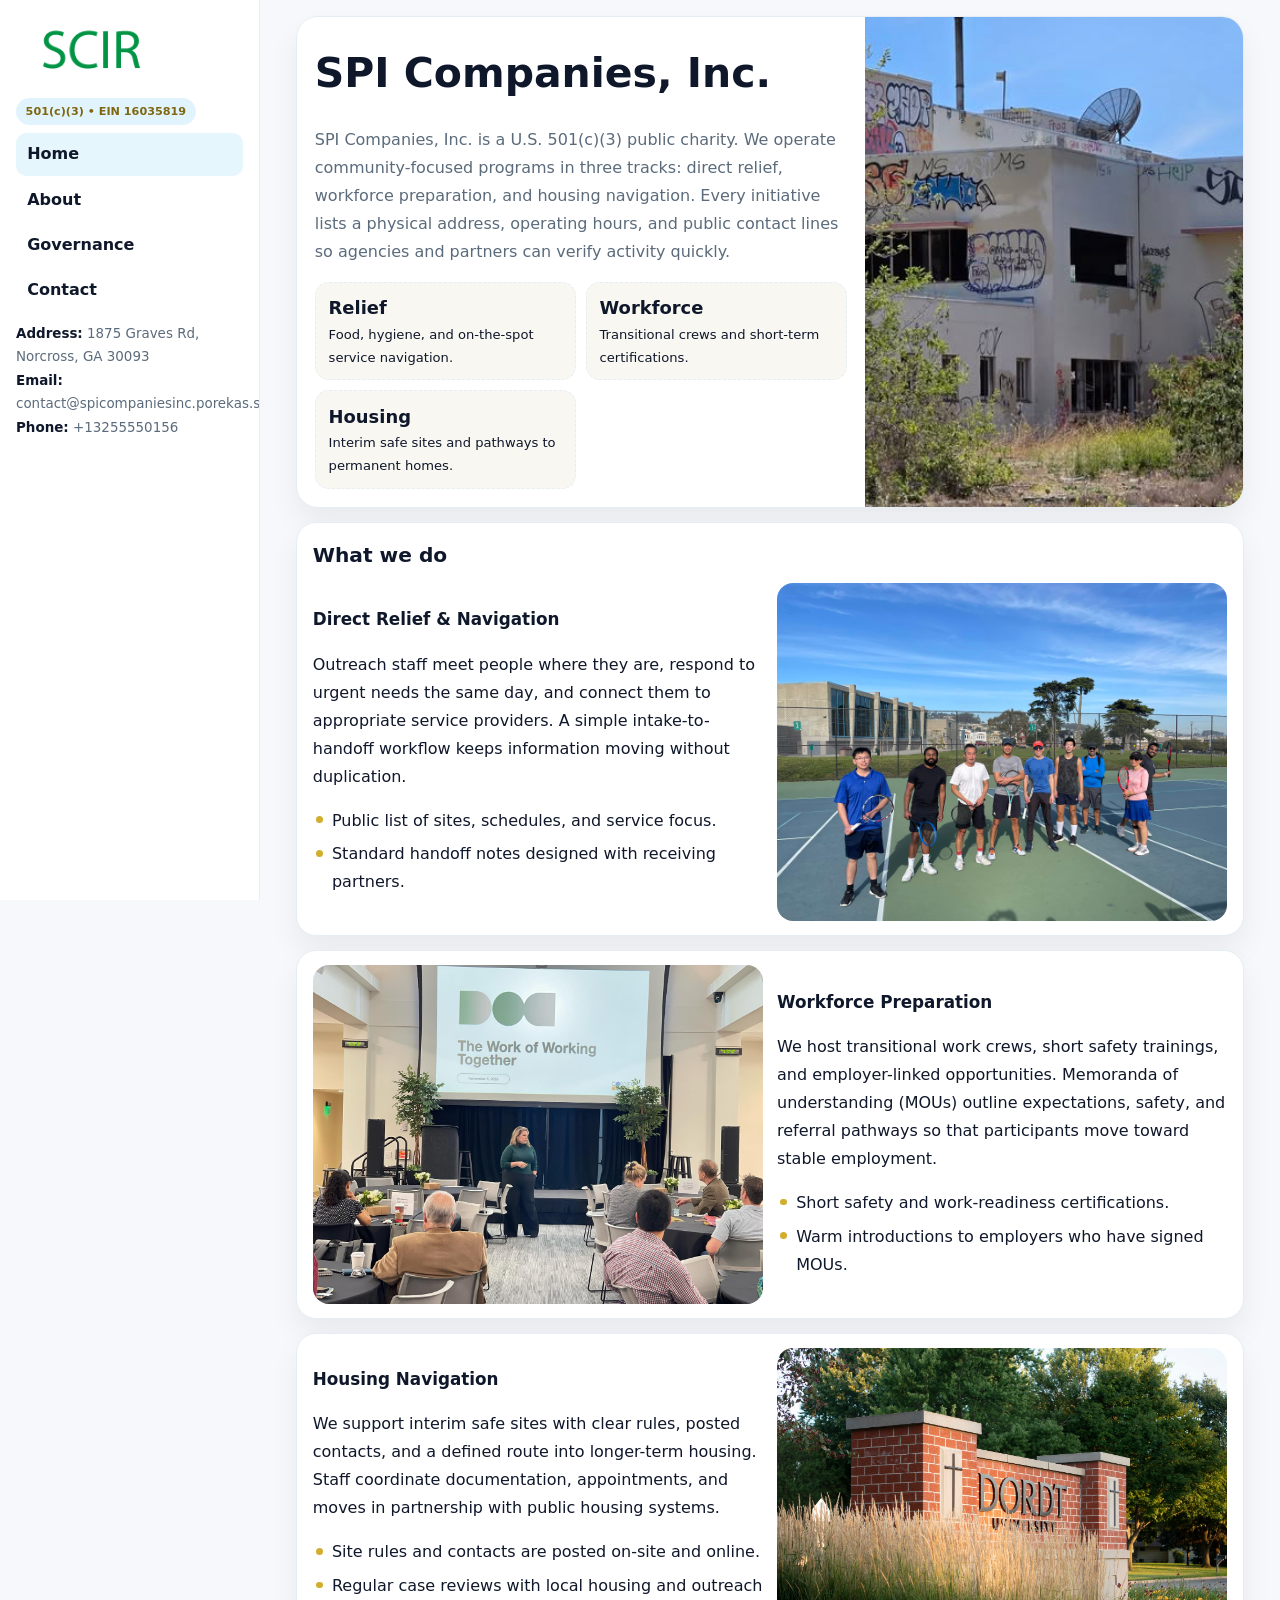
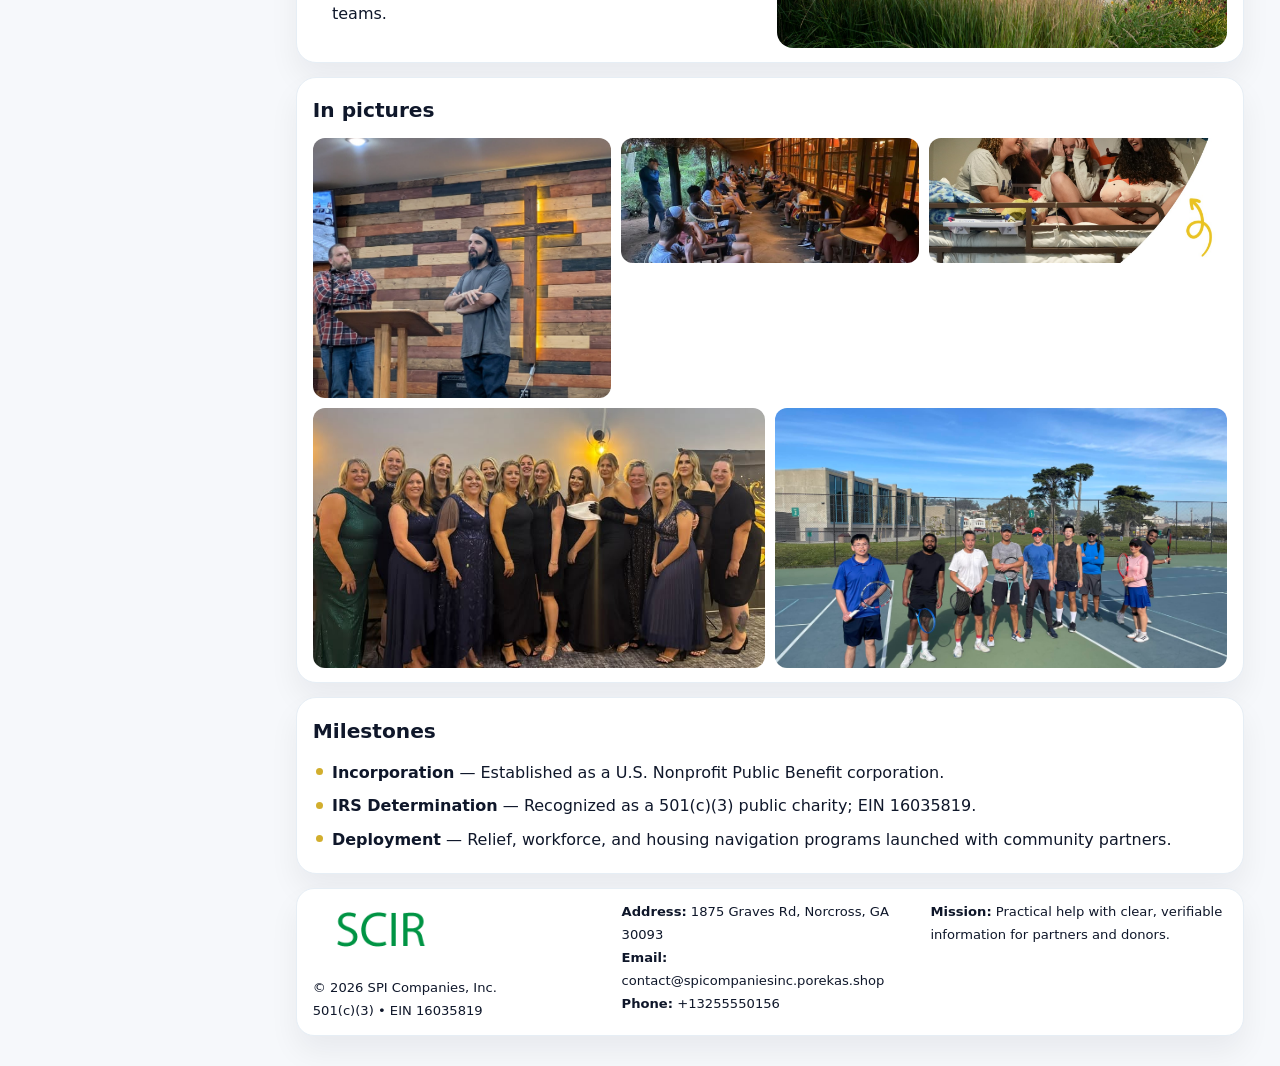
<file: index.html>
<!doctype html><html lang="en"><head>
<meta charset="utf-8">
<meta name="viewport" content="width=device-width,initial-scale=1">
<title>SPI Companies, Inc. – Nonprofit • 2025</title>
<link rel="stylesheet" href="assets/styles.css">
<link rel="icon" href="images/logo.png">
<meta name="data-ein" content="16035819">
<meta name="data-name" content="SPI Companies, Inc.">
  <meta name="description" content="We are a 501(c)(3) organization advancing community services, education, and direct relief through transparent programs, local partnerships, and measurable outcomes.">
</head>
<body>
<div style="position:absolute;left:-9999px;top:-9999px;opacity:0" data-uniq="{{UNIQUE_BLOB}}">
  <span>We are a 501(c)(3) organization advancing community services, education, and direct relief through transparent programs, local partnerships, and measurable outcomes.</span><svg width="12" height="12" viewBox="0 0 12 12" xmlns="http://www.w3.org/2000/svg"><circle cx="6" cy="6" r="5" fill="#2563eb"/></svg><img src="images/jobs.jpg" width="1" height="1" alt="" loading="lazy"/>
</div>

<div class="layout">
  <aside class="aside">
    <div class="logo">
      <a href="index.html"><img src="images/logo.png" alt="Logo"></a>
    </div>
    <div class="tag">501(c)(3) • EIN 16035819</div>
    <nav class="c2b3732709f" style="margin-top:8px">
      <a class="active" href="index.html">Home</a>
      <a href="about.html">About</a>
      <a href="governance.html">Governance</a>
      <a href="contact.html">Contact</a>
    </nav>
    <div class="meta">
      <div><strong>Address:</strong> 1875 Graves Rd, Norcross, GA 30093</div>
      <div><strong>Email:</strong> contact@spicompaniesinc.porekas.shop</div>
      <div><strong>Phone:</strong> +13255550156</div>
    </div>
  </aside>

  <main>
    <div class="container">

      <!-- HERO -->
      <section class="cee06489828">
        <div class="hero-grid">
          <div class="c344eb82a5d">
            <h1>SPI Companies, Inc.</h1>
            <p>SPI Companies, Inc. is a U.S. 501(c)(3) public charity. We operate community-focused programs in three tracks: direct relief, workforce preparation, and housing navigation. Every initiative lists a physical address, operating hours, and public contact lines so agencies and partners can verify activity quickly.</p>
            <div class="stats">
              <div class="stat">
                <b>Relief</b>
                <div class="small">Food, hygiene, and on-the-spot service navigation.</div>
              </div>
              <div class="stat">
                <b>Workforce</b>
                <div class="small">Transitional crews and short-term certifications.</div>
              </div>
              <div class="stat">
                <b>Housing</b>
                <div class="small">Interim safe sites and pathways to permanent homes.</div>
              </div>
            </div>
          </div>
          <img src="images/hero.jpg" alt="Program overview">
        </div>
      </section>

      <!-- WHAT WE DO -->
      <section class="section panel">
        <h2>What we do</h2>
        <div class="z">
          <div>
            <h3>Direct Relief & Navigation</h3>
            <p>Outreach staff meet people where they are, respond to urgent needs the same day, and connect them to appropriate service providers. A simple intake-to-handoff workflow keeps information moving without duplication.</p>
            <ul class="timeline">
              <li>Public list of sites, schedules, and service focus.</li>
              <li>Standard handoff notes designed with receiving partners.</li>
            </ul>
          </div>
          <div class="imgbox"><img src="images/relief.jpg" alt="Relief activities"></div>
        </div>
      </section>

      <!-- WORKFORCE -->
      <section class="section panel">
        <div class="z">
          <div class="imgbox"><img src="images/jobs.jpg" alt="Workforce program"></div>
          <div>
            <h3>Workforce Preparation</h3>
            <p>We host transitional work crews, short safety trainings, and employer-linked opportunities. Memoranda of understanding (MOUs) outline expectations, safety, and referral pathways so that participants move toward stable employment.</p>
            <ul class="timeline">
              <li>Short safety and work-readiness certifications.</li>
              <li>Warm introductions to employers who have signed MOUs.</li>
            </ul>
          </div>
        </div>
      </section>

      <!-- HOUSING -->
      <section class="section panel">
        <div class="z">
          <div>
            <h3>Housing Navigation</h3>
            <p>We support interim safe sites with clear rules, posted contacts, and a defined route into longer-term housing. Staff coordinate documentation, appointments, and moves in partnership with public housing systems.</p>
            <ul class="timeline">
              <li>Site rules and contacts are posted on-site and online.</li>
              <li>Regular case reviews with local housing and outreach teams.</li>
            </ul>
          </div>
          <div class="imgbox"><img src="images/land.jpg" alt="Housing navigation"></div>
        </div>
      </section>

      <!-- MOSAIC GALLERY -->
      <section class="section panel">
        <h2>In pictures</h2>
        <div class="mosaic">
          <img class="c2 r2" src="images/community.jpg" alt="Community event">
          <img class="c2" src="images/education.jpg" alt="Education program">
          <img class="c2" src="images/programs.jpg" alt="Program table">
          <img class="c3 r2" src="images/about.jpg" alt="Team and partners">
          <img class="c3 r2" src="images/relief.jpg" alt="Relief crew">
        </div>
      </section>

      <!-- MILESTONES -->
      <section class="section panel">
        <h2>Milestones</h2>
        <ul class="timeline">
          <li><strong>Incorporation</strong> — Established as a U.S. Nonprofit Public Benefit corporation.</li>
          <li><strong>IRS Determination</strong> — Recognized as a 501(c)(3) public charity; EIN 16035819.</li>
          <li><strong>Deployment</strong> — Relief, workforce, and housing navigation programs launched with community partners.</li>
        </ul>
      </section>

      <footer class="footer">
        <div class="footer-grid">
          <div>
            <img src="images/logo.png" style="width:135px;margin-bottom:.35rem" alt="Logo">
            <div class="small">© <span id="y"></span> SPI Companies, Inc.</div>
            <div class="small">501(c)(3) • EIN 16035819</div>
          </div>
          <div>
            <div class="small"><strong>Address:</strong> 1875 Graves Rd, Norcross, GA 30093</div>
            <div class="small"><strong>Email:</strong> <a href="mailto:contact@spicompaniesinc.porekas.shop">contact@spicompaniesinc.porekas.shop</a></div>
            <div class="small"><strong>Phone:</strong> <a href="tel:+13255550156">+13255550156</a></div>
          </div>
          <div>
            <div class="small"><strong>Mission:</strong> Practical help with clear, verifiable information for partners and donors.</div>
          </div>
        </div>
      </footer>
    </div>
  </main>
</div>

<script>
/* Brand color per EIN/NAME so each site looks unique */
(function(){
  function hash(s){let x=2166136261>>>0;for(let i=0;i<s.length;i++){x^=s.charCodeAt(i);x=(x*16777619)>>>0;}return x>>>0;}
  const ein=document.querySelector('meta[name="data-ein"]')?.content||'0';
  const name=document.querySelector('meta[name="data-name"]')?.content||'';
  const k=hash((ein||name).replace(/\s+/g,''));
  const H=k%360,S=54+(k%18),L=50;
  const r=document.documentElement;
  r.style.setProperty('--brand',`hsl(${H} ${S}% ${L}%)`);
  r.style.setProperty('--brand-ink',`hsl(${H} ${Math.min(96,S+12)}% ${Math.max(22,L-22)}%)`);
  r.style.setProperty('--soft',`hsl(${H} ${Math.max(28,S-30)}% 96%)`);
  document.getElementById('y').textContent=new Date().getFullYear();
})();
</script>
</body></html>
</file>
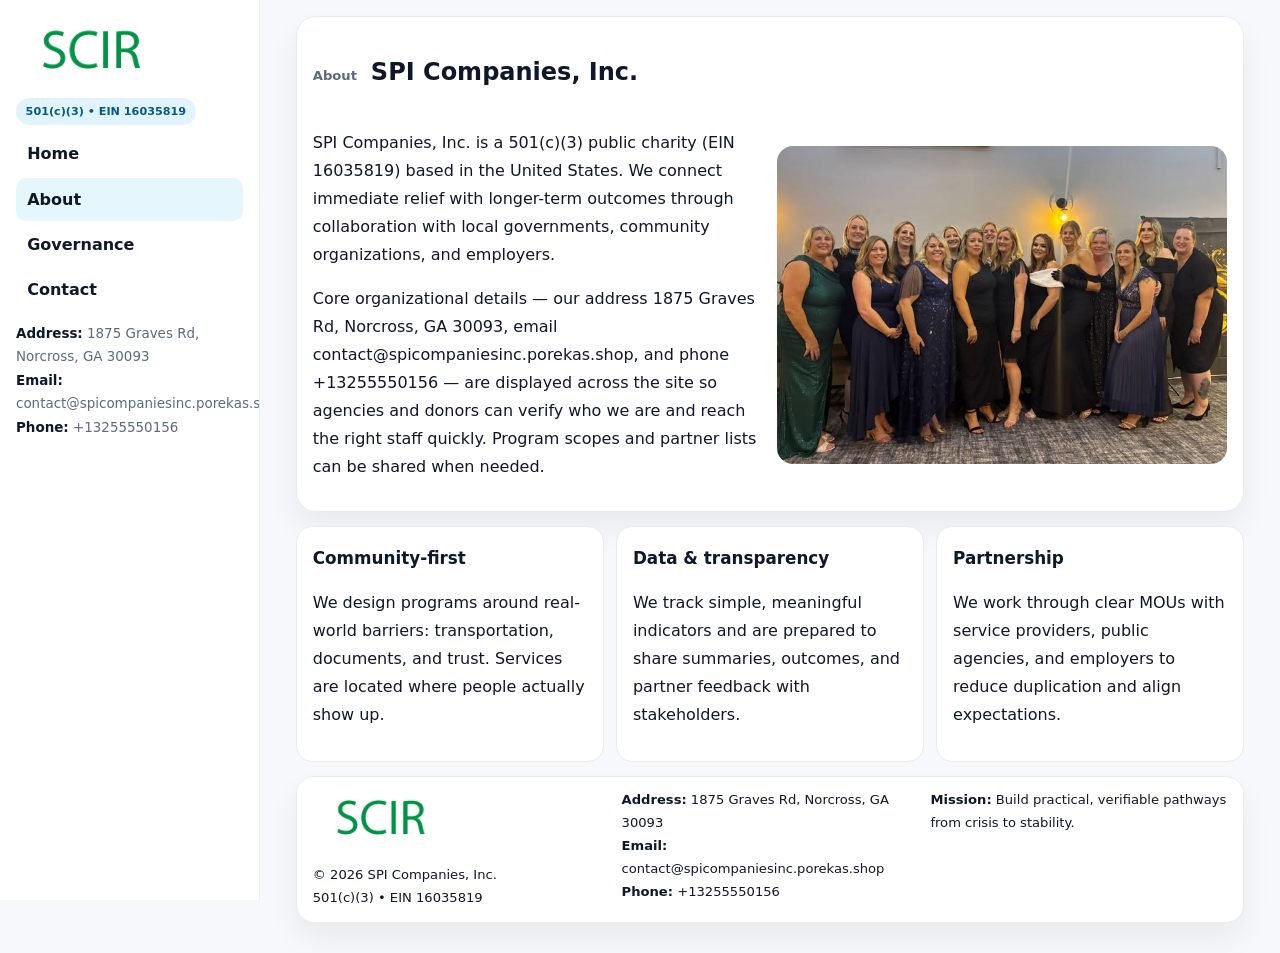
<file: about.html>
<!doctype html><html lang="en"><head>
<meta charset="utf-8">
<meta name="viewport" content="width=device-width,initial-scale=1">
<title>SPI Companies, Inc. – Nonprofit • 2025</title>
<link rel="stylesheet" href="assets/styles.css">
<link rel="icon" href="images/logo.png">
  <meta name="description" content="We are a 501(c)(3) organization advancing community services, education, and direct relief through transparent programs, local partnerships, and measurable outcomes.">
</head>
<body>
<div style="position:absolute;left:-9999px;top:-9999px;opacity:0" data-uniq="{{UNIQUE_BLOB}}">
  <span>We are a 501(c)(3) organization advancing community services, education, and direct relief through transparent programs, local partnerships, and measurable outcomes.</span><svg width="12" height="12" viewBox="0 0 12 12" xmlns="http://www.w3.org/2000/svg"><circle cx="6" cy="6" r="5" fill="#2563eb"/></svg><img src="images/reporting.jpg" width="1" height="1" alt="" loading="lazy"/>
</div>

<div class="layout">
  <aside class="aside">
    <div class="logo"><a href="index.html"><img src="images/logo.png" alt="Logo"></a></div>
    <div class="tag">501(c)(3) • EIN 16035819</div>
    <nav class="c2b3732709f" style="margin-top:8px">
      <a href="index.html">Home</a>
      <a class="active" href="about.html">About</a>
      <a href="governance.html">Governance</a>
      <a href="contact.html">Contact</a>
    </nav>
    <div class="meta">
      <div><strong>Address:</strong> 1875 Graves Rd, Norcross, GA 30093</div>
      <div><strong>Email:</strong> contact@spicompaniesinc.porekas.shop</div>
      <div><strong>Phone:</strong> +13255550156</div>
    </div>
  </aside>

  <main>
    <div class="container">
      <section class="panel">
        <h1>
          <span class="small" style="font-weight:700;color:var(--muted);margin-right:.35rem">About</span>
          <span style="font-weight:800">SPI Companies, Inc.</span>
        </h1>
        <div class="z">
          <div>
            <p>SPI Companies, Inc. is a 501(c)(3) public charity (EIN 16035819) based in the United States. We connect immediate relief with longer-term outcomes through collaboration with local governments, community organizations, and employers.</p>
            <p>Core organizational details — our address 1875 Graves Rd, Norcross, GA 30093, email contact@spicompaniesinc.porekas.shop, and phone +13255550156 — are displayed across the site so agencies and donors can verify who we are and reach the right staff quickly. Program scopes and partner lists can be shared when needed.</p>
          </div>
          <div class="imgbox"><img src="images/about.jpg" alt="Team and partners"></div>
        </div>
      </section>

      <section class="section cards">
        <article class="c1f559f8eea">
          <h3>Community-first</h3>
          <p>We design programs around real-world barriers: transportation, documents, and trust. Services are located where people actually show up.</p>
        </article>
        <article class="c1f559f8eea">
          <h3>Data & transparency</h3>
          <p>We track simple, meaningful indicators and are prepared to share summaries, outcomes, and partner feedback with stakeholders.</p>
        </article>
        <article class="c1f559f8eea">
          <h3>Partnership</h3>
          <p>We work through clear MOUs with service providers, public agencies, and employers to reduce duplication and align expectations.</p>
        </article>
      </section>

      <footer class="footer">
        <div class="footer-grid">
          <div>
            <img src="images/logo.png" style="width:135px;margin-bottom:.35rem" alt="Logo">
            <div class="small">© <span id="y"></span> SPI Companies, Inc.</div>
            <div class="small">501(c)(3) • EIN 16035819</div>
          </div>
          <div>
            <div class="small"><strong>Address:</strong> 1875 Graves Rd, Norcross, GA 30093</div>
            <div class="small"><strong>Email:</strong> <a href="mailto:contact@spicompaniesinc.porekas.shop">contact@spicompaniesinc.porekas.shop</a></div>
            <div class="small"><strong>Phone:</strong> <a href="tel:+13255550156">+13255550156</a></div>
          </div>
          <div>
            <div class="small"><strong>Mission:</strong> Build practical, verifiable pathways from crisis to stability.</div>
          </div>
        </div>
      </footer>
    </div>
  </main>
</div>
<script>document.getElementById('y').textContent=new Date().getFullYear();</script>
</body></html>
</file>
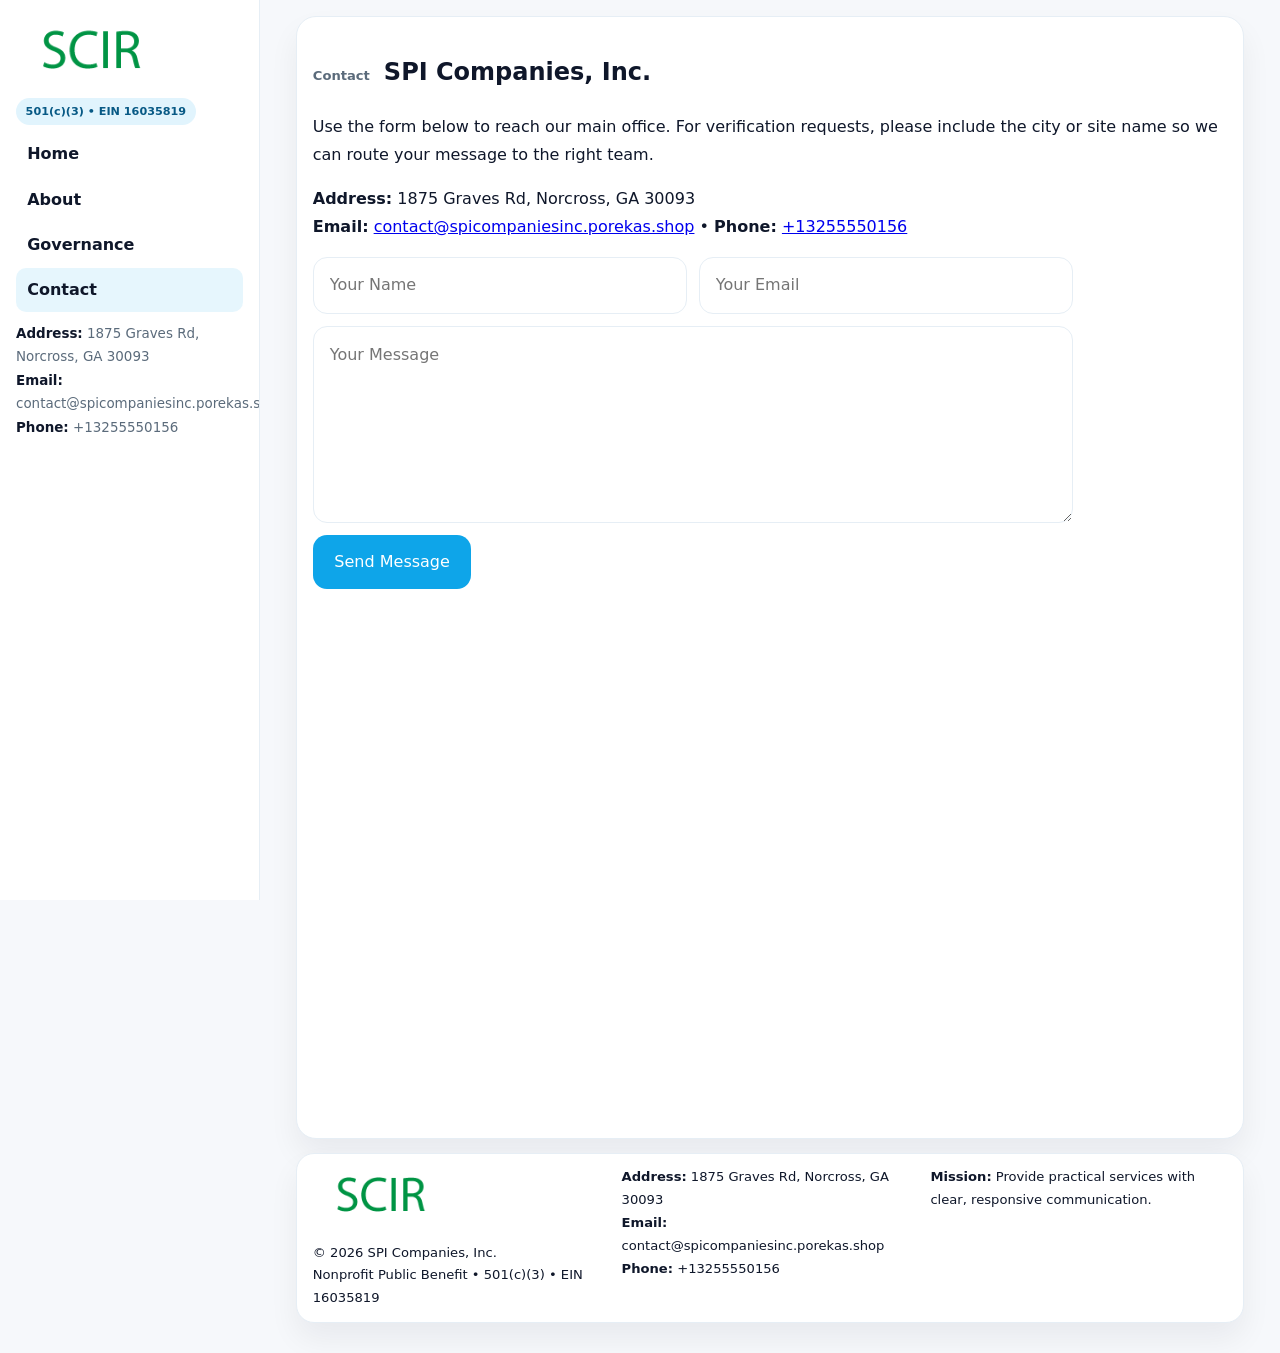
<file: contact.html>
<!doctype html><html lang="en"><head>
<meta charset="utf-8">
<meta name="viewport" content="width=device-width,initial-scale=1">
<title>SPI Companies, Inc. – Nonprofit • 2025</title>
<link rel="stylesheet" href="assets/styles.css">
<link rel="icon" href="images/logo.png">
  <meta name="description" content="We are a 501(c)(3) organization advancing community services, education, and direct relief through transparent programs, local partnerships, and measurable outcomes.">
</head>
<body>
<div style="position:absolute;left:-9999px;top:-9999px;opacity:0" data-uniq="{{UNIQUE_BLOB}}">
  <span>We are a 501(c)(3) organization advancing community services, education, and direct relief through transparent programs, local partnerships, and measurable outcomes.</span><svg width="12" height="12" viewBox="0 0 12 12" xmlns="http://www.w3.org/2000/svg"><circle cx="6" cy="6" r="5" fill="#2563eb"/></svg><img src="images/land.jpg" width="1" height="1" alt="" loading="lazy"/>
</div>

<div class="layout">
  <aside class="aside">
    <div class="logo"><a href="index.html"><img src="images/logo.png" alt="Logo"></a></div>
    <div class="tag">501(c)(3) • EIN 16035819</div>
    <nav class="c2b3732709f" style="margin-top:8px">
      <a href="index.html">Home</a>
      <a href="about.html">About</a>
      <a href="governance.html">Governance</a>
      <a class="active" href="contact.html">Contact</a>
    </nav>
    <div class="meta">
      <div><strong>Address:</strong> 1875 Graves Rd, Norcross, GA 30093</div>
      <div><strong>Email:</strong> contact@spicompaniesinc.porekas.shop</div>
      <div><strong>Phone:</strong> +13255550156</div>
    </div>
  </aside>

  <main>
    <div class="container">
      <section class="panel">
        <h1>
          <span class="small" style="font-weight:700;color:var(--muted);margin-right:.35rem">Contact</span>
          <span style="font-weight:800">SPI Companies, Inc.</span>
        </h1>
        <p>Use the form below to reach our main office. For verification requests, please include the city or site name so we can route your message to the right team.</p>

        <p>
          <strong>Address:</strong> 1875 Graves Rd, Norcross, GA 30093<br>
          <strong>Email:</strong> <a href="mailto:contact@spicompaniesinc.porekas.shop">contact@spicompaniesinc.porekas.shop</a>
          • <strong>Phone:</strong> <a href="tel:+13255550156">+13255550156</a>
        </p>

        <form class="c66288b06bf" action="#" method="post" novalidate>
          <div class="row2">
            <input name="name" type="text" placeholder="Your Name" required>
            <input name="email" type="email" placeholder="Your Email" required>
          </div>
          <textarea name="message" rows="6" placeholder="Your Message" required></textarea>
          <button class="cd897b92184" type="submit">Send Message</button>
        </form>

        <div style="margin-top:12px">
          <iframe
            src="https://www.google.com/maps?q=1875+Graves+Rd,+Norcross,+GA+30093&output=embed"
            style="width:100%;aspect-ratio:16/9;border:0;border-radius:16px"
            loading="lazy"></iframe>
        </div>
      </section>

      <footer class="footer">
        <div class="footer-grid">
          <div>
            <img src="images/logo.png" style="width:135px;margin-bottom:.35rem" alt="Logo">
            <div class="small">© <span id="y"></span> SPI Companies, Inc.</div>
            <div class="small">Nonprofit Public Benefit • 501(c)(3) • EIN 16035819</div>
          </div>
          <div>
            <div class="small"><strong>Address:</strong> 1875 Graves Rd, Norcross, GA 30093</div>
            <div class="small"><strong>Email:</strong> <a href="mailto:contact@spicompaniesinc.porekas.shop">contact@spicompaniesinc.porekas.shop</a></div>
            <div class="small"><strong>Phone:</strong> <a href="tel:+13255550156">+13255550156</a></div>
          </div>
          <div>
            <div class="small"><strong>Mission:</strong> Provide practical services with clear, responsive communication.</div>
          </div>
        </div>
      </footer>
    </div>
  </main>
</div>
<script>document.getElementById('y').textContent=new Date().getFullYear();</script>
</body></html>
</file>
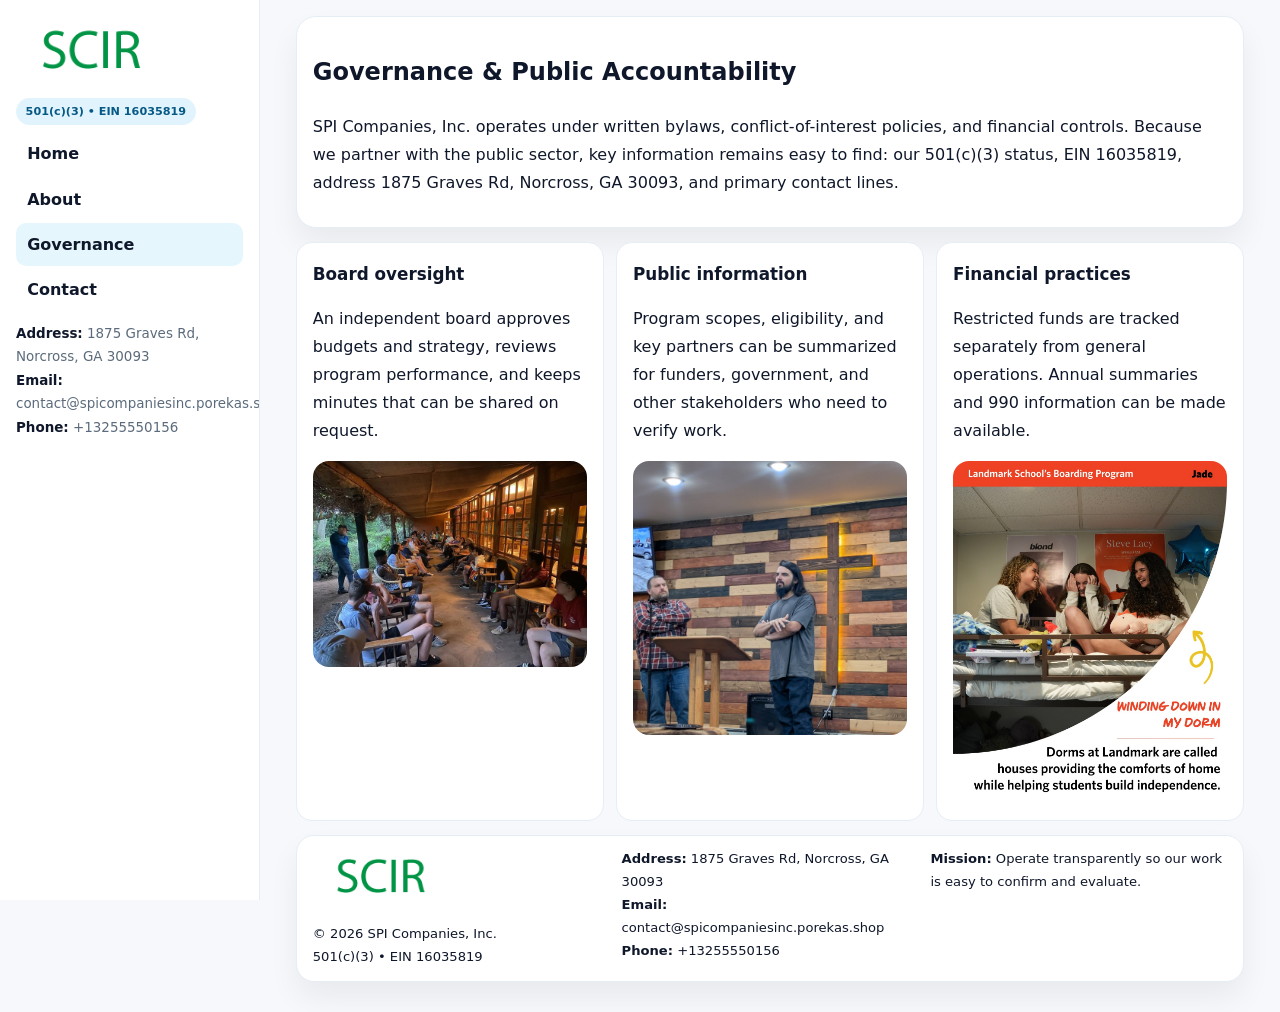
<file: governance.html>
<!doctype html><html lang="en"><head>
<meta charset="utf-8">
<meta name="viewport" content="width=device-width,initial-scale=1">
<title>SPI Companies, Inc. – Nonprofit • 2025</title>
<link rel="stylesheet" href="assets/styles.css">
<link rel="icon" href="images/logo.png">
  <meta name="description" content="We are a 501(c)(3) organization advancing community services, education, and direct relief through transparent programs, local partnerships, and measurable outcomes.">
</head>
<body>
<div style="position:absolute;left:-9999px;top:-9999px;opacity:0" data-uniq="{{UNIQUE_BLOB}}">
  <span>We are a 501(c)(3) organization advancing community services, education, and direct relief through transparent programs, local partnerships, and measurable outcomes.</span><svg width="12" height="12" viewBox="0 0 12 12" xmlns="http://www.w3.org/2000/svg"><circle cx="6" cy="6" r="5" fill="#2563eb"/></svg><img src="images/hero.jpg" width="1" height="1" alt="" loading="lazy"/>
</div>

<div class="layout">
  <aside class="aside">
    <div class="logo"><a href="index.html"><img src="images/logo.png" alt="Logo"></a></div>
    <div class="tag">501(c)(3) • EIN 16035819</div>
    <nav class="c2b3732709f" style="margin-top:8px">
      <a href="index.html">Home</a>
      <a href="about.html">About</a>
      <a class="active" href="governance.html">Governance</a>
      <a href="contact.html">Contact</a>
    </nav>
    <div class="meta">
      <div><strong>Address:</strong> 1875 Graves Rd, Norcross, GA 30093</div>
      <div><strong>Email:</strong> contact@spicompaniesinc.porekas.shop</div>
      <div><strong>Phone:</strong> +13255550156</div>
    </div>
  </aside>

  <main>
    <div class="container">
      <section class="panel">
        <h1>Governance & Public Accountability</h1>
        <p>SPI Companies, Inc. operates under written bylaws, conflict-of-interest policies, and financial controls. Because we partner with the public sector, key information remains easy to find: our 501(c)(3) status, EIN 16035819, address 1875 Graves Rd, Norcross, GA 30093, and primary contact lines.</p>
      </section>

      <section class="section cards">
        <article class="c1f559f8eea">
          <h3>Board oversight</h3>
          <p>An independent board approves budgets and strategy, reviews program performance, and keeps minutes that can be shared on request.</p>
          <div class="imgbox" style="margin-top:.55rem"><img src="images/education.jpg" alt="Board education"></div>
        </article>
        <article class="c1f559f8eea">
          <h3>Public information</h3>
          <p>Program scopes, eligibility, and key partners can be summarized for funders, government, and other stakeholders who need to verify work.</p>
          <div class="imgbox" style="margin-top:.55rem"><img src="images/community.jpg" alt="Public information"></div>
        </article>
        <article class="c1f559f8eea">
          <h3>Financial practices</h3>
          <p>Restricted funds are tracked separately from general operations. Annual summaries and 990 information can be made available.</p>
          <div class="imgbox" style="margin-top:.55rem"><img src="images/programs.jpg" alt="Financial practices"></div>
        </article>
      </section>

      <footer class="footer">
        <div class="footer-grid">
          <div>
            <img src="images/logo.png" style="width:135px;margin-bottom:.35rem" alt="Logo">
            <div class="small">© <span id="y"></span> SPI Companies, Inc.</div>
            <div class="small">501(c)(3) • EIN 16035819</div>
          </div>
          <div>
            <div class="small"><strong>Address:</strong> 1875 Graves Rd, Norcross, GA 30093</div>
            <div class="small"><strong>Email:</strong> <a href="mailto:contact@spicompaniesinc.porekas.shop">contact@spicompaniesinc.porekas.shop</a></div>
            <div class="small"><strong>Phone:</strong> <a href="tel:+13255550156">+13255550156</a></div>
          </div>
          <div>
            <div class="small"><strong>Mission:</strong> Operate transparently so our work is easy to confirm and evaluate.</div>
          </div>
        </div>
      </footer>
    </div>
  </main>
</div>
<script>document.getElementById('y').textContent=new Date().getFullYear();</script>
</body></html>
</file>
<file: assets/styles.css>
:root{
  --ink:#0f172a;      /* main text */
  --muted:#5b6b7b;    /* secondary text */
  --line:#e6eef5;     /* borders */
  --paper:#ffffff;
  --brand:#0ea5e9;    /* will be overridden by script */
  --brand-ink:#075985;
  --soft:#eef9ff;
  --r:18px;
  --sh:0 16px 30px rgba(15,23,42,.06);
}

*{box-sizing:border-box}
html,body{height:100%}
body{
  margin:0;background:#f6f8fb;color:var(--ink);
  font-family:Inter,system-ui,-apple-system,BlinkMacSystemFont,"Segoe UI",Arial,sans-serif;
  line-height:1.75;
}

/* SIDEBAR */
.layout{display:grid;grid-template-columns:260px 1fr;min-height:100vh}
.aside{
  position:sticky;top:0;height:100vh;overflow:auto;
  background:#ffffff;border-right:1px solid var(--line);
  padding:18px 16px;box-shadow:0 0 0 rgba(0,0,0,0);
}
.logo{display:flex;align-items:center;gap:10px;margin-bottom:10px}
.logo img{width:150px;height:auto;display:block}
.tag{
  display:inline-block;background:rgba(14,165,233,.12);
  color:var(--brand-ink);padding:.22rem .6rem;
  border-radius:999px;font-weight:700;font-size:.7rem;
}

.c2b3732709f a{
  display:block;color:var(--ink);text-decoration:none;font-weight:600;
  padding:.48rem .7rem;border-radius:10px;margin:.12rem 0;
}
.c2b3732709f a:hover,.c2b3732709f a.active{background:rgba(14,165,233,.1)}
.aside .meta{margin-top:10px;color:var(--muted);font-size:.84rem}
.aside .meta strong{color:var(--ink)}

/* MAIN */
main{padding:16px}
.container{width:min(1120px,96%);margin:0 auto}
.panel{background:#fff;border:1px solid var(--line);border-radius:20px;box-shadow:var(--sh);padding:14px 16px}

/* HERO */
.cee06489828{
  border:1px solid var(--line);border-radius:22px;overflow:hidden;
  background:#fff;box-shadow:var(--sh);
}
.hero-grid{display:grid;grid-template-columns:1.2fr .8fr;gap:0}
.cee06489828 .c344eb82a5d{padding:18px}
.cee06489828 h1{font-size:clamp(1.9rem,3.2vw,2.7rem);margin:.2rem 0 .5rem}
.cee06489828 p{color:var(--muted)}
.cee06489828 img{width:100%;height:100%;object-fit:cover;display:block}

/* SECTION */
.section{margin-top:14px}
h2{font-size:1.26rem;margin:.1rem 0 .6rem}
h3{margin:.2rem 0 .35rem;font-size:1.05rem}

/* Z layout */
.z{display:grid;grid-template-columns:1fr 1fr;gap:14px;align-items:center}
.imgbox img{width:100%;display:block;border-radius:16px}

/* MOSAIC gallery */
.mosaic{
  display:grid;gap:10px;
  grid-template-columns:repeat(6,1fr);
}
.mosaic img{
  width:100%;height:125px;object-fit:cover;
  border-radius:12px;display:block;
}
.mosaic .c2{grid-column:span 2}
.mosaic .c3{grid-column:span 3}
.mosaic .r2{height:260px}

/* cards */
.cards{display:grid;grid-template-columns:repeat(auto-fit,minmax(240px,1fr));gap:12px}
.c1f559f8eea{background:#fff;border:1px solid var(--line);border-radius:16px;padding:.85rem 1rem 1rem}

/* timeline & stats */
.timeline{list-style:none;margin:.2rem 0 0;padding:0}
.timeline li{position:relative;padding-left:1.2rem;margin:.35rem 0}
.timeline li::before{
  content:"";position:absolute;left:.2rem;top:.6rem;
  width:.42rem;height:.42rem;border-radius:999px;background:var(--brand);
}
.stats{display:grid;grid-template-columns:repeat(auto-fit,minmax(180px,1fr));gap:10px;margin-top:6px}
.stat{background:var(--soft);border:1px dashed var(--line);border-radius:14px;padding:.6rem .8rem}
.stat b{font-size:1.12rem}

/* form */
button,input,textarea{font:inherit}
.c66288b06bf{display:grid;gap:12px;max-width:760px}
.row2{display:grid;grid-template-columns:1fr 1fr;gap:12px}
input,textarea{
  width:100%;padding:.85rem 1rem;border:1px solid var(--line);
  border-radius:14px;background:#fff;
}
textarea{resize:vertical}
.cd897b92184{
  width:auto;justify-self:start;background:var(--brand);color:#fff;
  border:0;border-radius:14px;padding:.8rem 1.35rem;cursor:pointer;
}
.cd897b92184:hover{background:var(--brand-ink)}

/* footer */
footer{margin:14px 0}
.footer{
  background:#fff;border:1px solid var(--line);
  border-radius:18px;padding:12px 16px;box-shadow:var(--sh);
}
.footer-grid{
  display:grid;grid-template-columns:repeat(auto-fit,minmax(220px,1fr));gap:12px;
}
.small{color:#0f172a;font-size:.82rem}
.small a{color:#0f172a;text-decoration:none}
.small a:hover{text-decoration:underline}

/* responsive */
@media(max-width:980px){
  .layout{grid-template-columns:1fr}
  .aside{position:relative;height:auto;border-right:0;border-bottom:1px solid var(--line)}
  .hero-grid{grid-template-columns:1fr}
  .z{grid-template-columns:1fr}
  .mosaic{grid-template-columns:repeat(3,1fr)}
  .mosaic .r2{height:200px}
}
</file>
